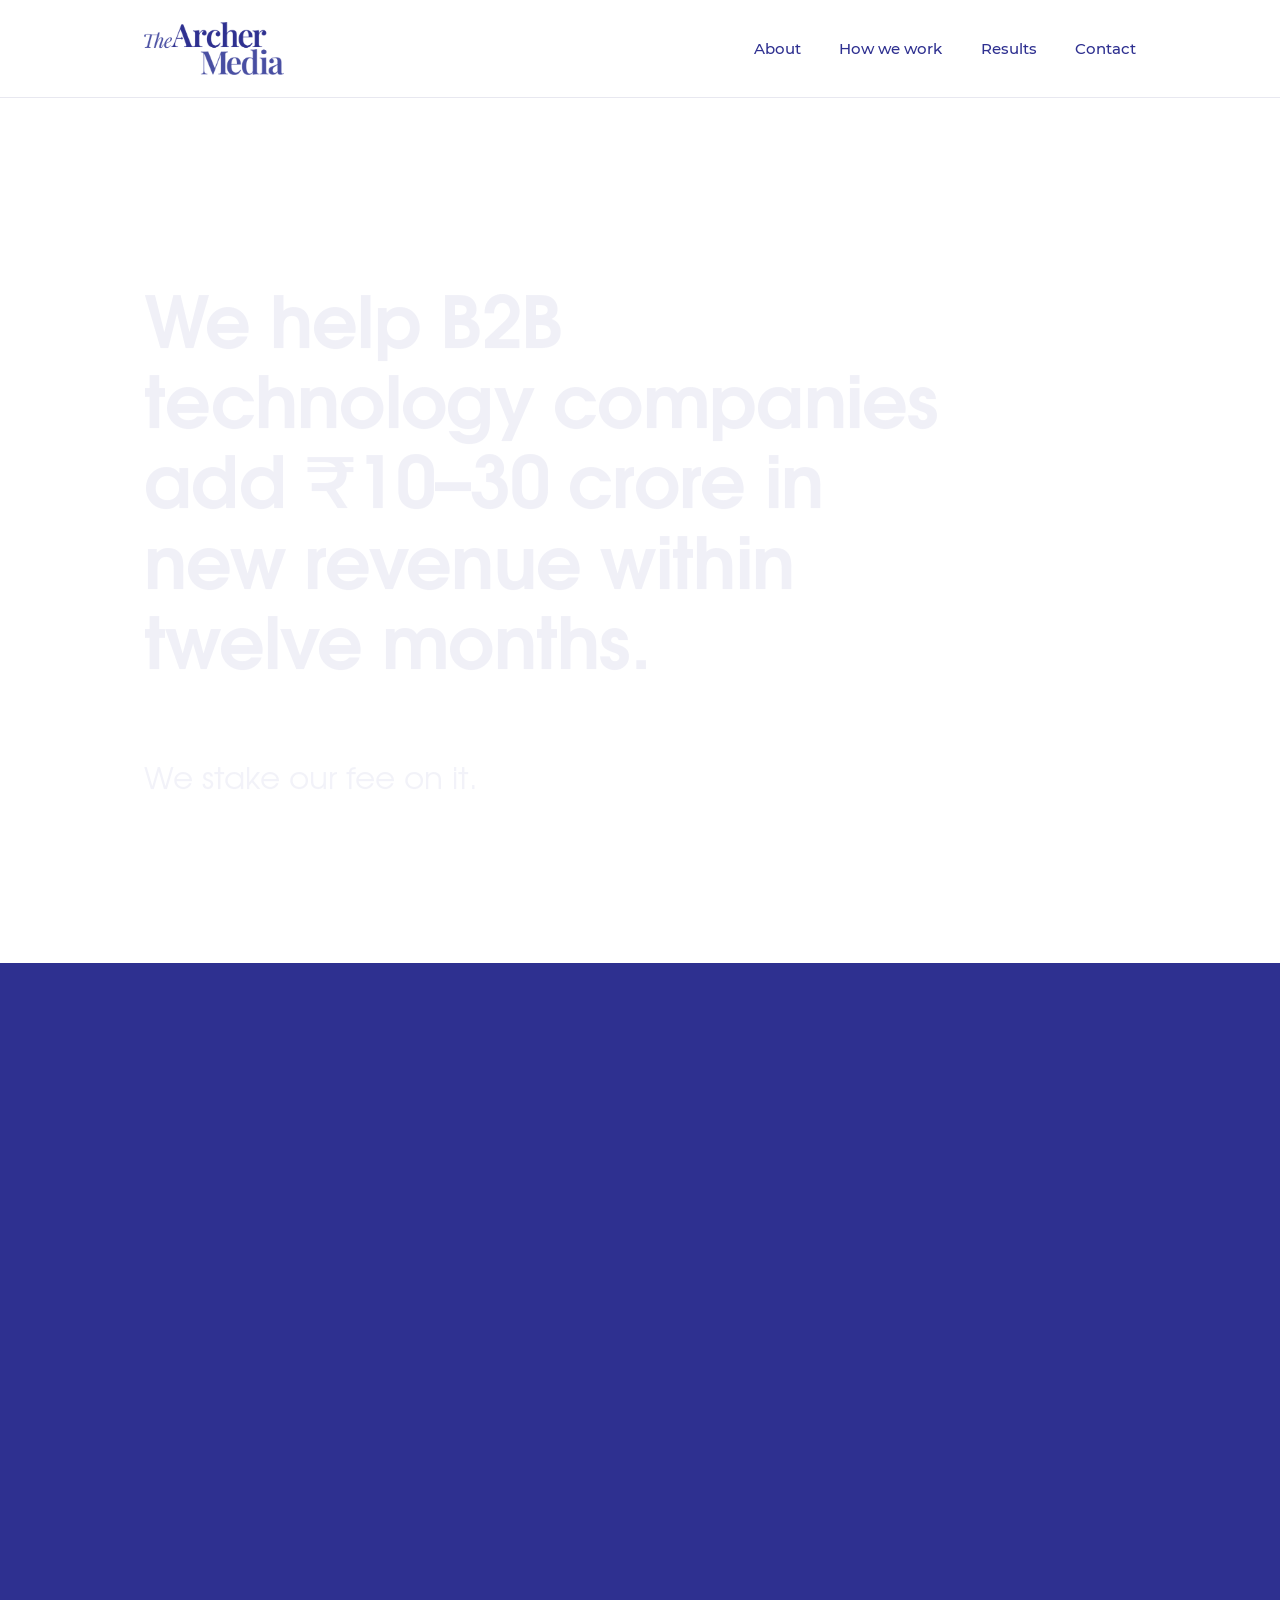
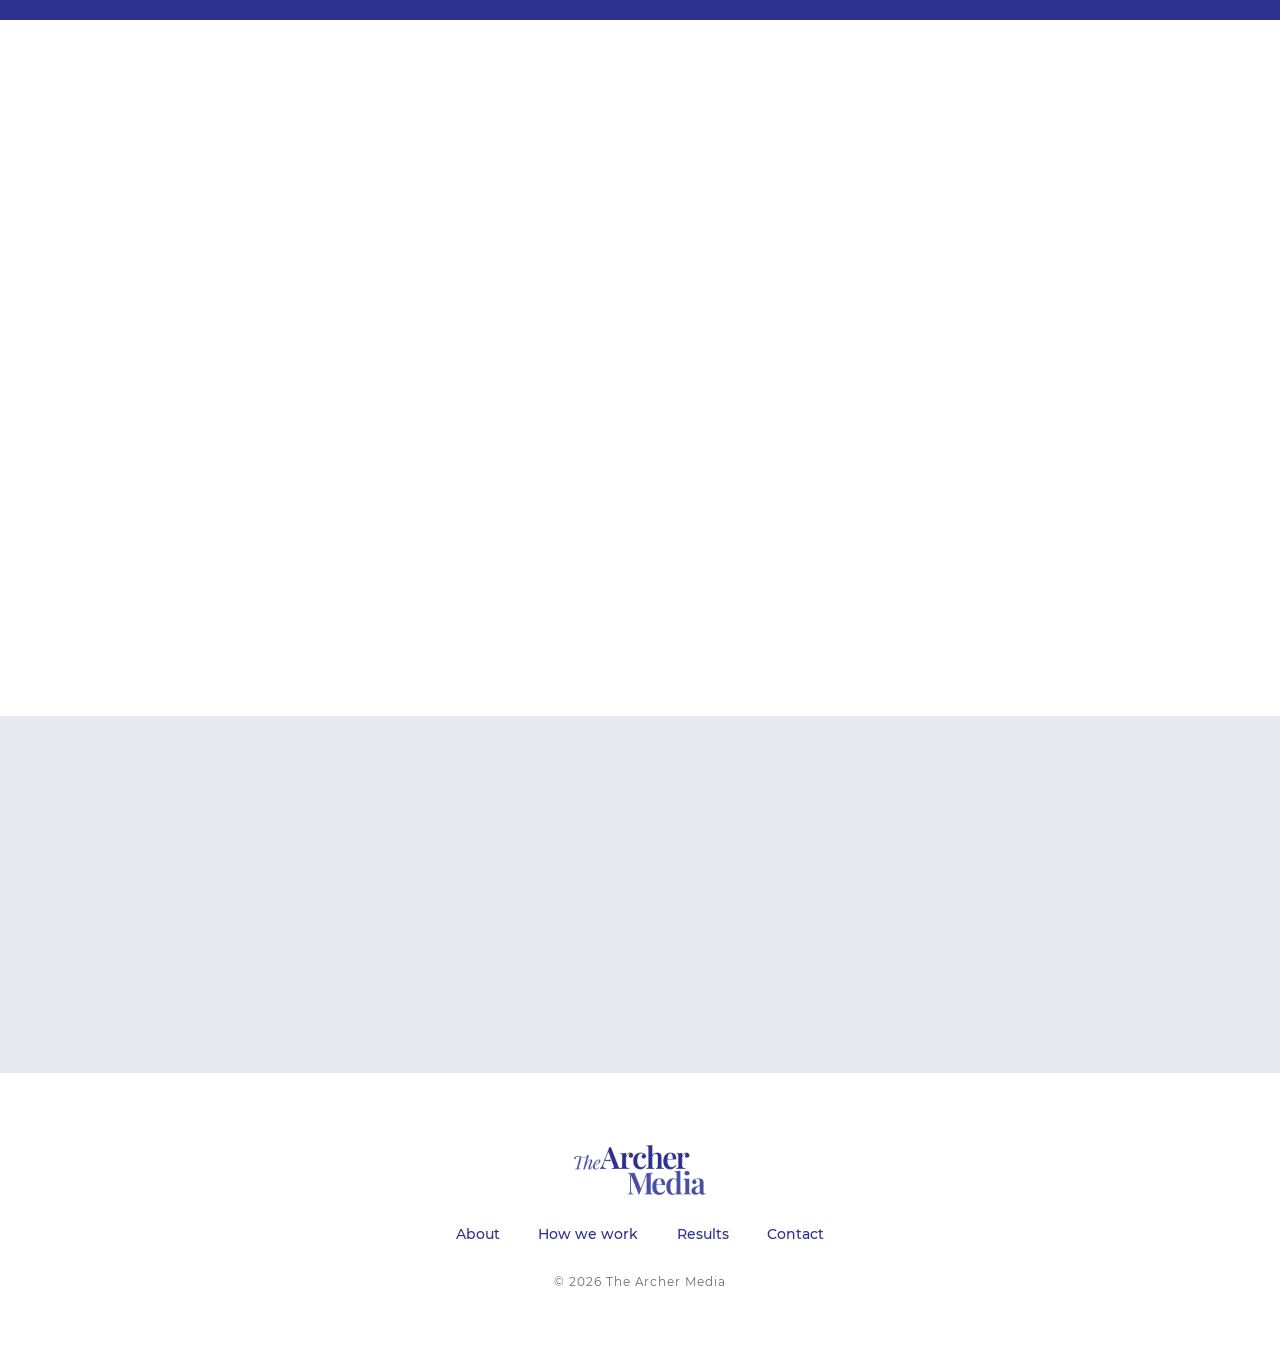
<file: index.html>
<!doctype html>
<html lang="en-IN">
<head>
  <meta charset="utf-8">
  <title>The Archer Media</title>
  <meta http-equiv="refresh" content="0; url=site/">
  <link rel="canonical" href="site/">
</head>
<body>
  <p><a href="site/">The Archer Media</a></p>
</body>
</html>
</file>
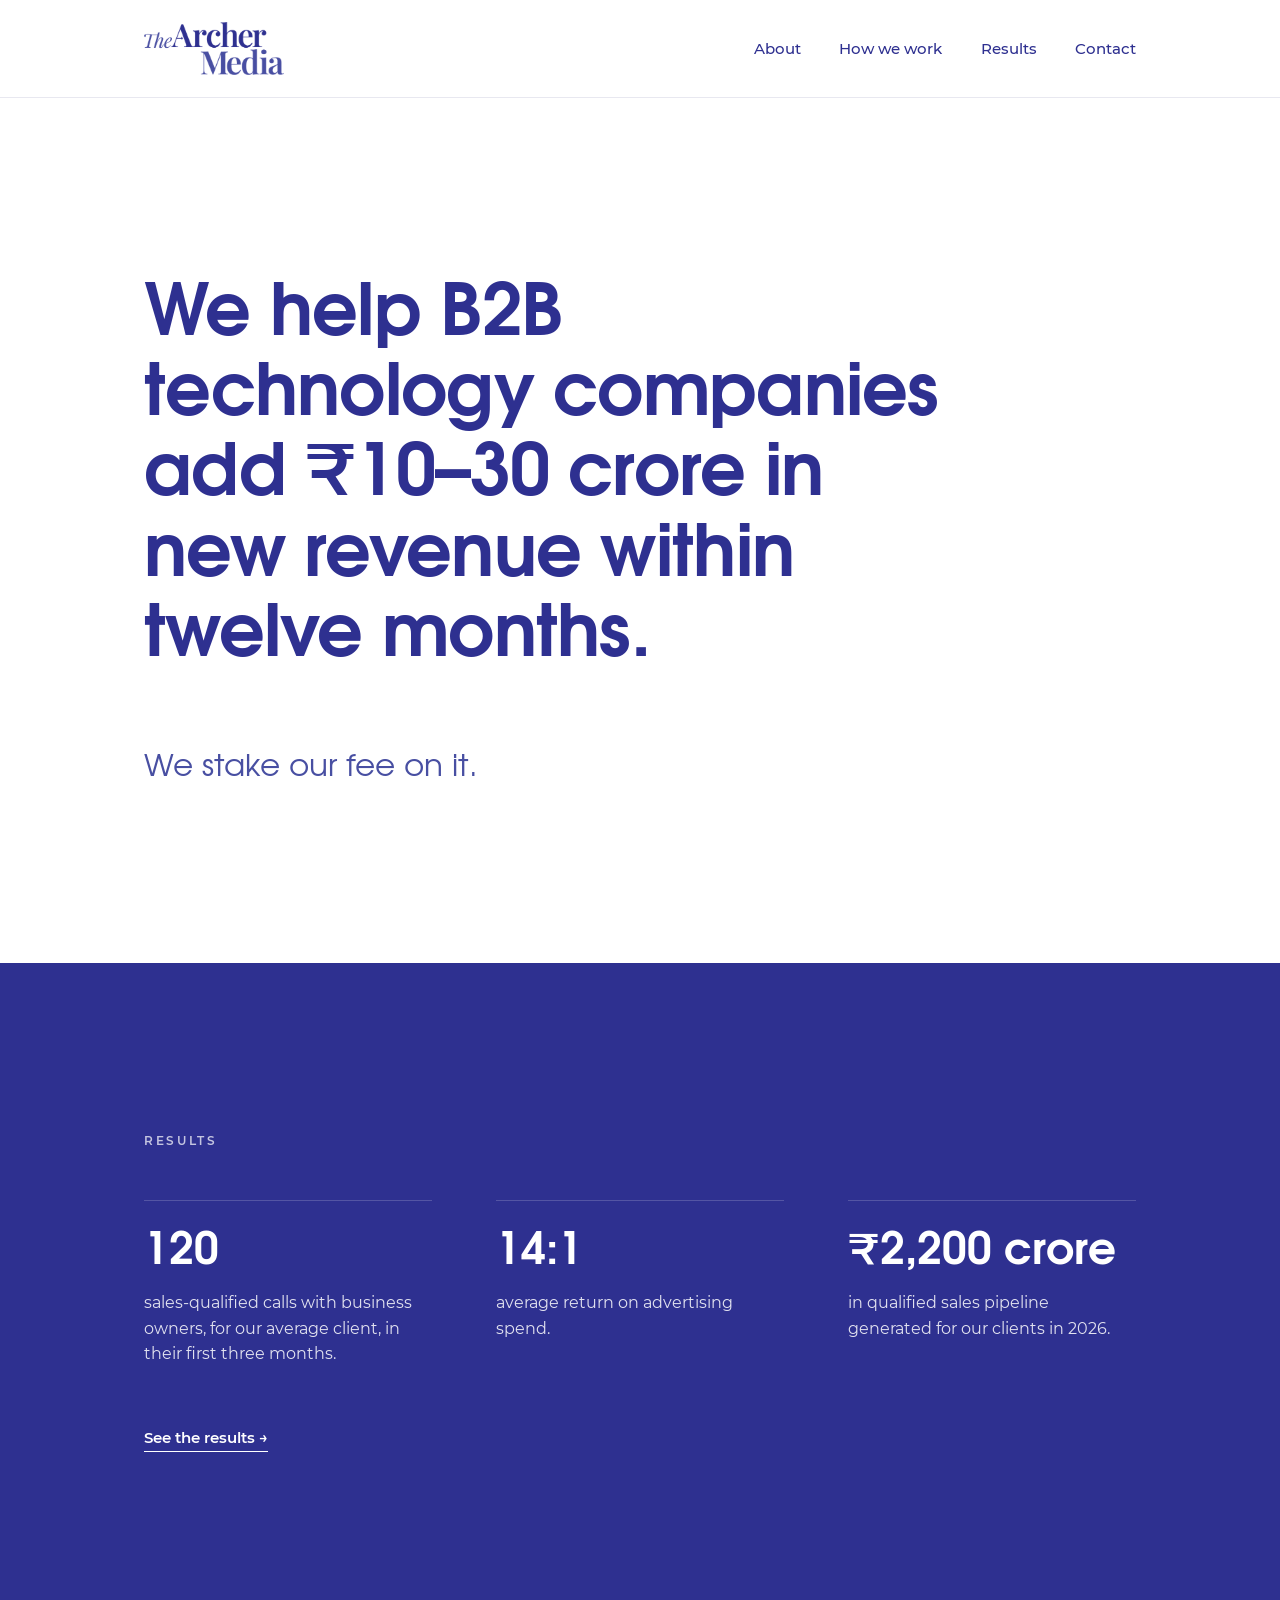
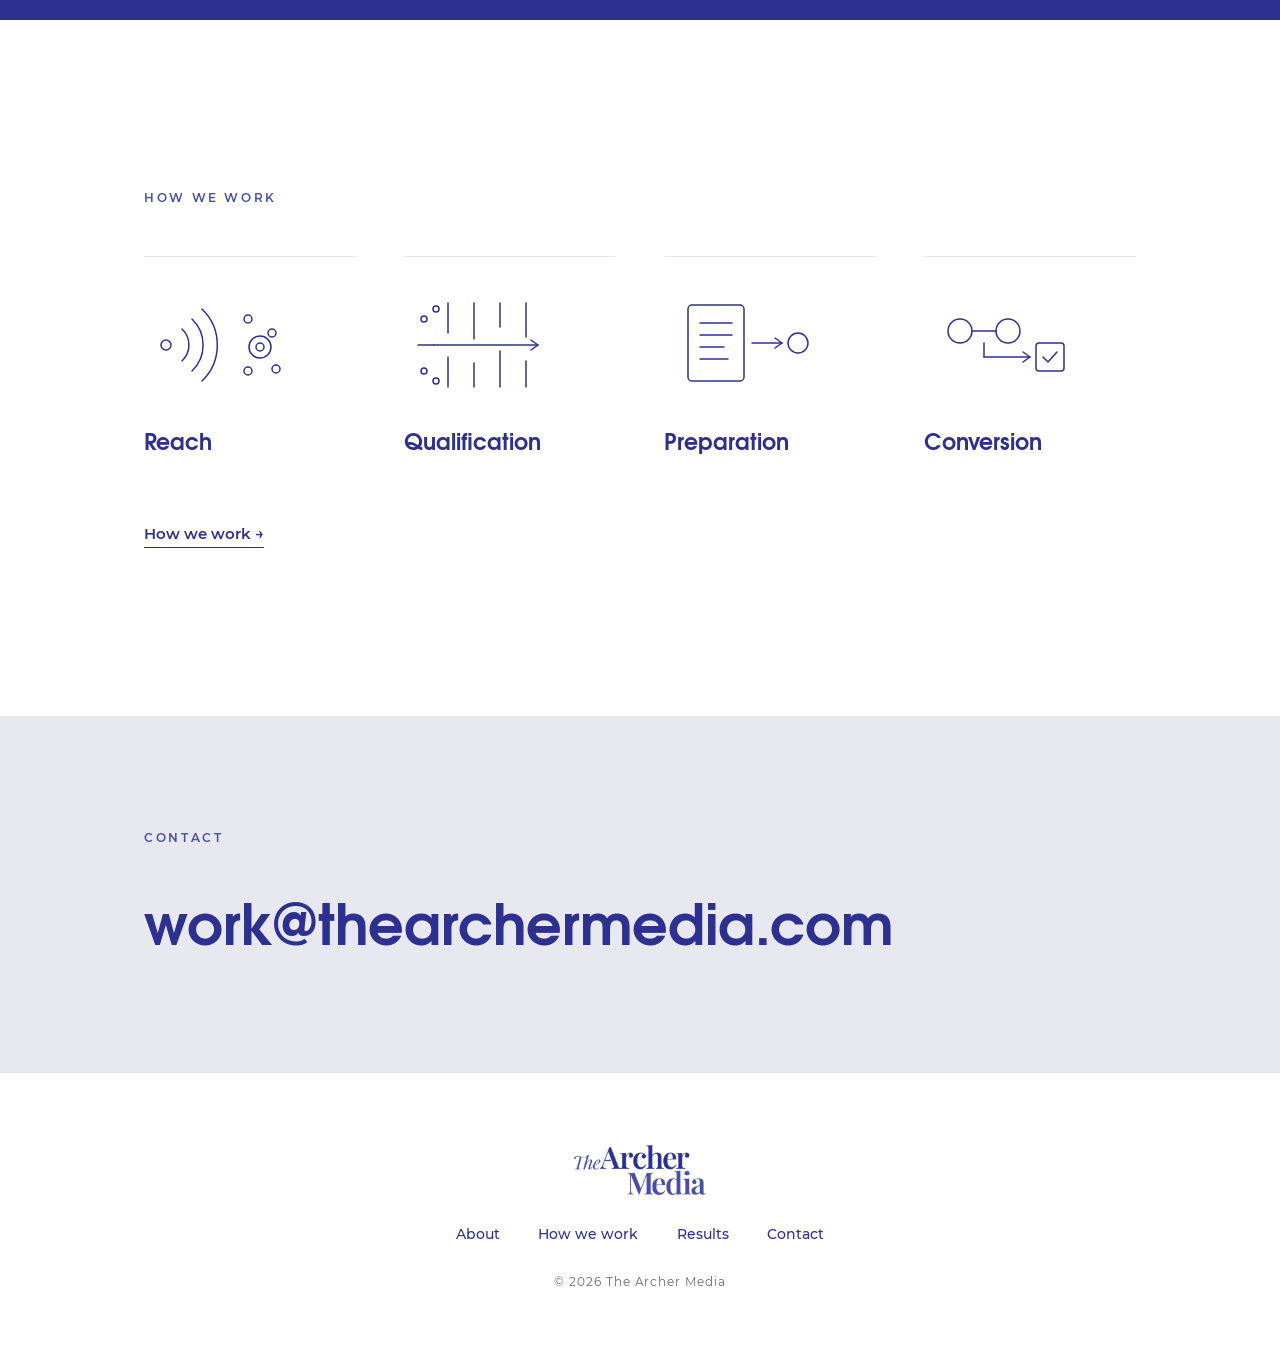
<file: site/index.html>
<!doctype html>
<html lang="en-IN">
<head>
  <meta charset="utf-8">
  <meta name="viewport" content="width=device-width, initial-scale=1">
  <title>The Archer Media</title>
  <meta name="description" content="We help B2B technology companies add ₹10–30 crore in new revenue within twelve months.">
  <link rel="preload" href="fonts/Evolventa-Bold.woff" as="font" type="font/woff" crossorigin>
  <link rel="preload" href="fonts/Montserrat-Regular.woff2" as="font" type="font/woff2" crossorigin>
  <link rel="stylesheet" href="styles.css?v=2">
  <script>document.documentElement.classList.add('js');</script>
</head>
<body>

  <header class="site-header">
    <div class="container site-header__inner">
      <a class="site-header__logo" href="./"><img src="assets/logo.png" alt="The Archer Media" width="400" height="151"></a>
      <nav aria-label="Main">
        <ul class="nav">
        <li><a href="about/">About</a></li>
        <li><a href="how-we-work/">How we work</a></li>
        <li><a href="results/">Results</a></li>
        <li><a href="contact/">Contact</a></li>
        </ul>
      </nav>
    </div>
  </header>

  <main>
    <section class="section section--house section--home" aria-labelledby="house-title">
      <div class="container reveal">
                <h1 id="house-title" class="statement">We help B2B technology companies add <span class="nowrap">₹10–30&nbsp;crore</span> in new revenue within twelve&nbsp;months.</h1>
        <p class="commitment">We stake our fee on it.</p>
      </div>
    </section>

    <section class="section section--indigo" aria-labelledby="home-record">
      <div class="container reveal">
        <h2 class="eyebrow eyebrow--light" id="home-record">Results</h2>
        <div class="summary">
          <div class="summary__item">
            <p class="summary__number">120</p>
            <p class="summary__label">sales-qualified calls with business owners, for our average client, in their first three months.</p>
          </div>
          <div class="summary__item">
            <p class="summary__number">14:1</p>
            <p class="summary__label">average return on advertising spend.</p>
          </div>
          <div class="summary__item">
            <p class="summary__number">₹2,200 crore</p>
            <p class="summary__label">in qualified sales pipeline generated for our clients in 2026.</p>
          </div>
        </div>
        <p class="more more--light"><a href="results/">See the results</a></p>
      </div>
    </section>

    <section class="section" aria-labelledby="home-work">
      <div class="container reveal">
        <h2 class="eyebrow" id="home-work">How we work</h2>
        <ol class="teaser">
          <li class="teaser__item">
            <svg class="drawing" viewBox="0 0 160 120" aria-hidden="true">
              <!-- Reach: a source sending out arcs toward a field of companies, one of which is singled out -->
              <circle cx="22" cy="60" r="5"/>
              <path d="M38 44a22 22 0 0 1 0 32"/>
              <path d="M48 34a36 36 0 0 1 0 52"/>
              <path d="M58 24a50 50 0 0 1 0 72"/>
              <circle cx="104" cy="34" r="4"/>
              <circle cx="128" cy="48" r="4"/>
              <circle cx="104" cy="86" r="4"/>
              <circle cx="132" cy="84" r="4"/>
              <circle cx="116" cy="62" r="4"/>
              <circle cx="116" cy="62" r="11"/>
            </svg>
            <p class="teaser__name">Reach</p>
          </li>
          <li class="teaser__item">
            <svg class="drawing" viewBox="0 0 160 120" aria-hidden="true">
              <!-- Qualification: four gates; only one path passes through all four -->
              <path d="M44 18v30M44 72v30"/>
              <path d="M70 18v36M70 78v24"/>
              <path d="M96 18v24M96 66v36"/>
              <path d="M122 18v34M122 76v26"/>
              <path d="M14 60h16"/>
              <path d="M30 60h104" class="drawing__path"/>
              <path d="M134 60l-7-5M134 60l-7 5"/>
              <circle cx="20" cy="34" r="3"/>
              <circle cx="20" cy="86" r="3"/>
              <circle cx="32" cy="24" r="3"/>
              <circle cx="32" cy="96" r="3"/>
            </svg>
            <p class="teaser__name">Qualification</p>
          </li>
          <li class="teaser__item">
            <svg class="drawing" viewBox="0 0 160 120" aria-hidden="true">
              <!-- Preparation: a page of understanding passed to the prospect -->
              <rect x="24" y="20" width="56" height="76" rx="4"/>
              <path d="M36 38h32M36 50h32M36 62h24M36 74h28"/>
              <path d="M88 58h30"/>
              <path d="M118 58l-7-5M118 58l-7 5"/>
              <circle cx="134" cy="58" r="10"/>
            </svg>
            <p class="teaser__name">Preparation</p>
          </li>
          <li class="teaser__item">
            <svg class="drawing" viewBox="0 0 160 120" aria-hidden="true">
              <!-- Conversion: a call between two parties becomes a deal -->
              <circle cx="36" cy="46" r="12"/>
              <circle cx="84" cy="46" r="12"/>
              <path d="M48 46h24"/>
              <path d="M60 58v14"/>
              <path d="M60 72h46"/>
              <path d="M106 72l-7-5M106 72l-7 5"/>
              <rect x="112" y="58" width="28" height="28" rx="3"/>
              <path d="M119 72l5 5 9-10"/>
            </svg>
            <p class="teaser__name">Conversion</p>
          </li>
        </ol>
        <p class="more"><a href="how-we-work/">How we work</a></p>
      </div>
    </section>

    <section class="section section--tint section--contact-band" aria-labelledby="home-contact">
      <div class="container reveal">
        <h2 class="eyebrow" id="home-contact">Contact</h2>
        <p class="email"><a href="mailto:work@thearchermedia.com">work@thearchermedia.com</a></p>
      </div>
    </section>

  </main>

  <footer class="footer">
    <img src="assets/logo.png" alt="The Archer Media" width="400" height="151" class="footer__logo">
    <ul class="nav nav--footer">
        <li><a href="about/">About</a></li>
        <li><a href="how-we-work/">How we work</a></li>
        <li><a href="results/">Results</a></li>
        <li><a href="contact/">Contact</a></li>
    </ul>
    <p class="footer__note">© 2026 The Archer Media</p>
  </footer>

  <script src="script.js?v=2"></script>
</body>
</html>
</file>
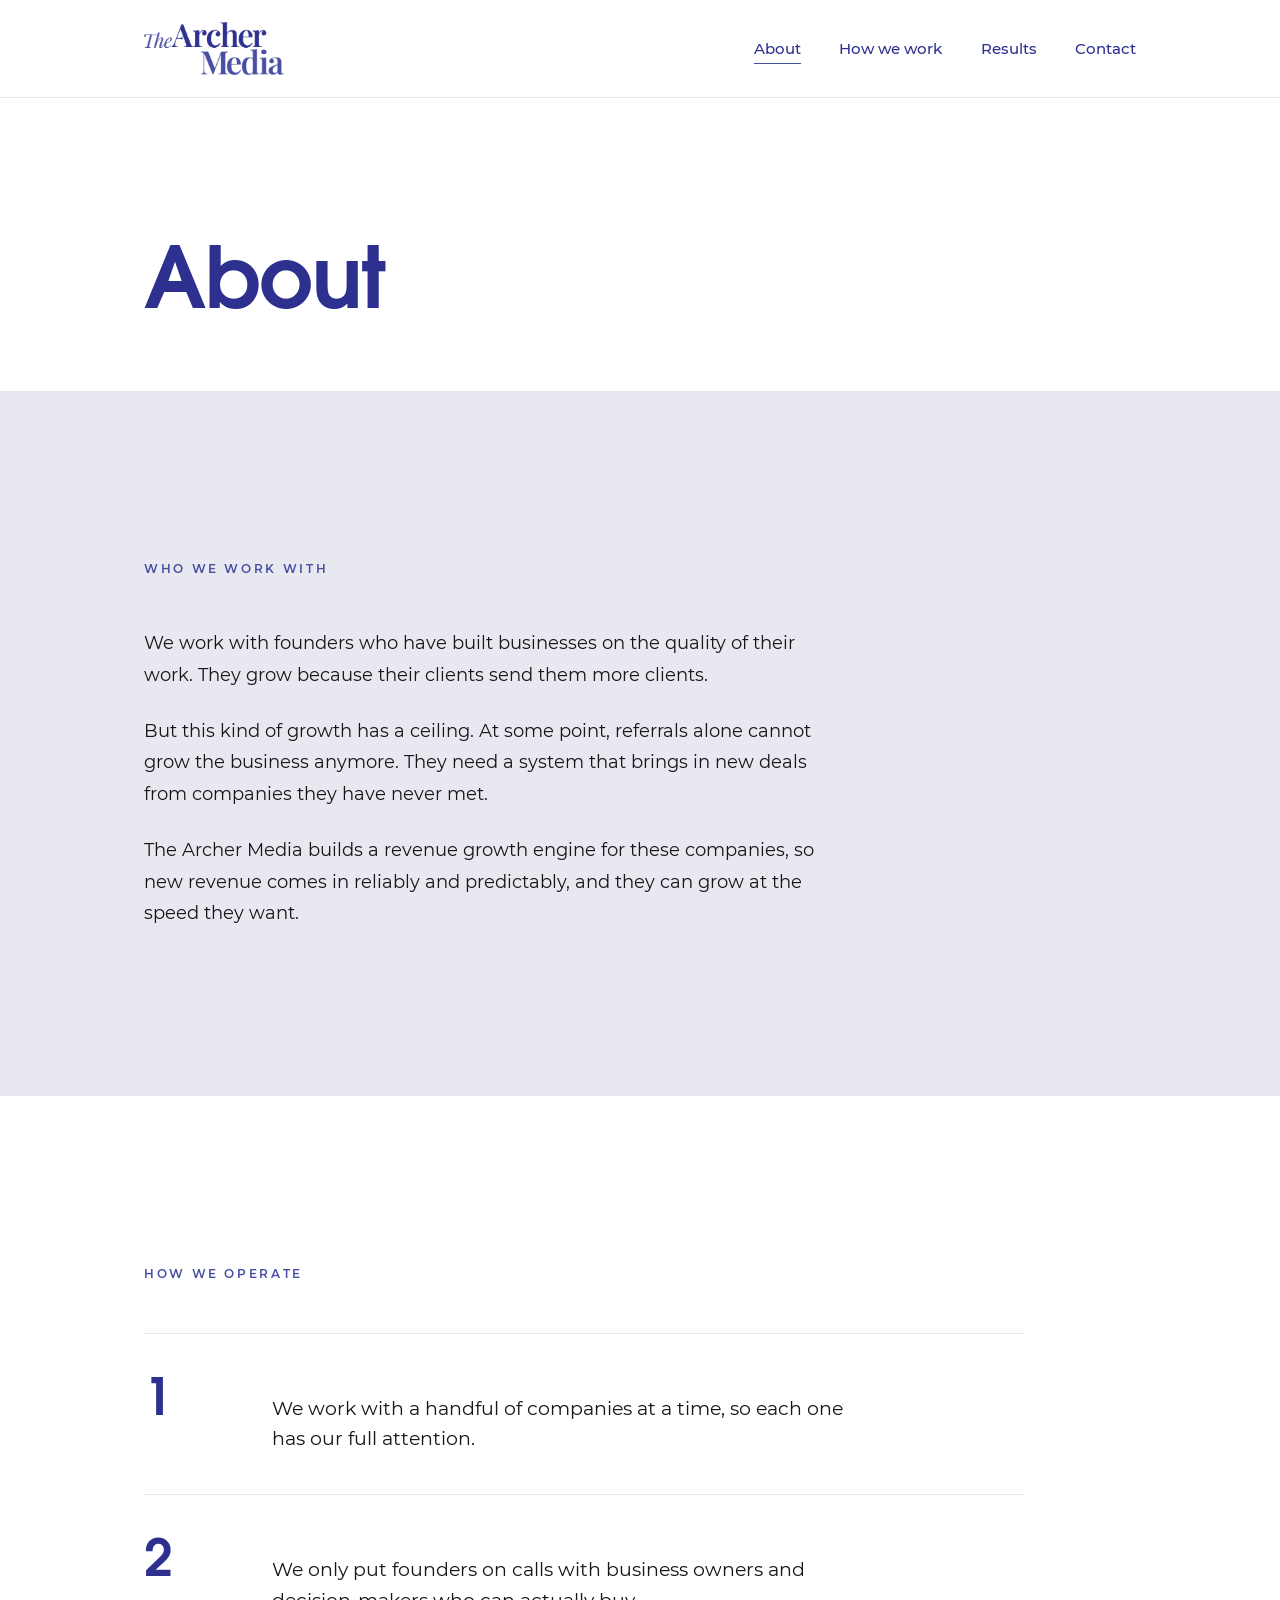
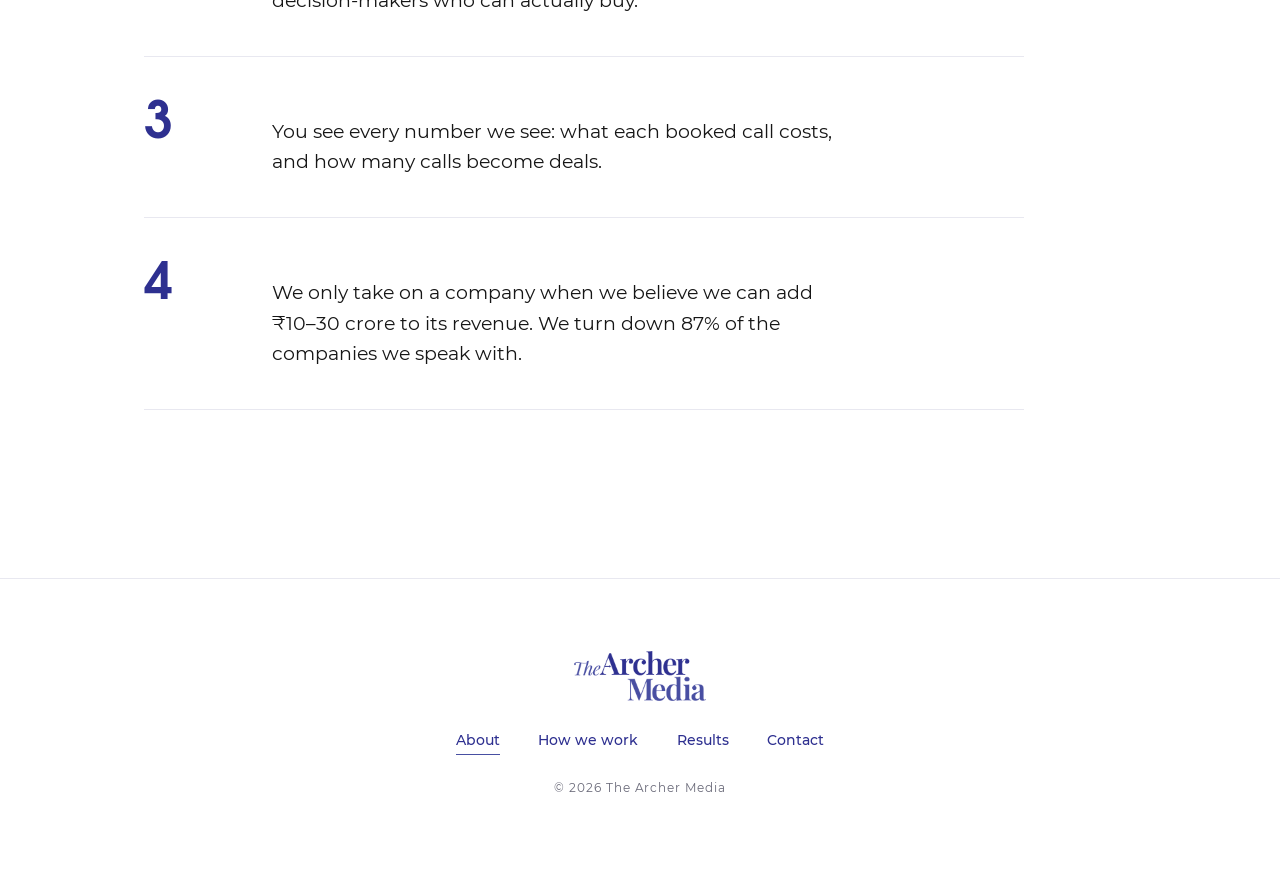
<file: site/about/index.html>
<!doctype html>
<html lang="en-IN">
<head>
  <meta charset="utf-8">
  <meta name="viewport" content="width=device-width, initial-scale=1">
  <title>About · The Archer Media</title>
  <meta name="description" content="We help B2B technology companies add ₹10–30 crore in new revenue within twelve months.">
  <link rel="preload" href="../fonts/Evolventa-Bold.woff" as="font" type="font/woff" crossorigin>
  <link rel="preload" href="../fonts/Montserrat-Regular.woff2" as="font" type="font/woff2" crossorigin>
  <link rel="stylesheet" href="../styles.css?v=2">
  <script>document.documentElement.classList.add('js');</script>
</head>
<body>

  <header class="site-header">
    <div class="container site-header__inner">
      <a class="site-header__logo" href="../"><img src="../assets/logo.png" alt="The Archer Media" width="400" height="151"></a>
      <nav aria-label="Main">
        <ul class="nav">
        <li><a href="../about/" aria-current="page">About</a></li>
        <li><a href="../how-we-work/">How we work</a></li>
        <li><a href="../results/">Results</a></li>
        <li><a href="../contact/">Contact</a></li>
        </ul>
      </nav>
    </div>
  </header>

  <main>
    <section class="page-hero">
      <div class="container reveal">
        <h1 class="page-hero__title">About</h1>
      </div>
    </section>

    <section class="section section--tint" aria-labelledby="roots-title">
      <div class="container reveal">
        <p class="eyebrow" id="roots-title">Who we work with</p>
        <div class="prose">
          <p>We work with founders who have built businesses on the quality of their work. They grow because their clients send them more clients.</p>
          <p>But this kind of growth has a ceiling. At some point, referrals alone cannot grow the business anymore. They need a system that brings in new deals from companies they have never met.</p>
          <p>The Archer Media builds a revenue growth engine for these companies, so new revenue comes in reliably and predictably, and they can grow at the speed they want.</p>
        </div>
      </div>
    </section>

    <section class="section" aria-labelledby="code-title">
      <div class="container reveal">
        <p class="eyebrow" id="code-title">How we operate</p>
        <ol class="code">
          <li><span class="code__num" aria-hidden="true">1</span><p>We work with a handful of companies at a time, so each one has our full attention.</p></li>
          <li><span class="code__num" aria-hidden="true">2</span><p>We only put founders on calls with business owners and decision-makers who can actually buy.</p></li>
          <li><span class="code__num" aria-hidden="true">3</span><p>You see every number we see: what each booked call costs, and how many calls become deals.</p></li>
          <li><span class="code__num" aria-hidden="true">4</span><p>We only take on a company when we believe we can add <span class="nowrap">₹10–30&nbsp;crore</span> to its revenue. We turn down 87% of the companies we speak with.</p></li>
        </ol>
      </div>
    </section>

  </main>

  <footer class="footer">
    <img src="../assets/logo.png" alt="The Archer Media" width="400" height="151" class="footer__logo">
    <ul class="nav nav--footer">
        <li><a href="../about/" aria-current="page">About</a></li>
        <li><a href="../how-we-work/">How we work</a></li>
        <li><a href="../results/">Results</a></li>
        <li><a href="../contact/">Contact</a></li>
    </ul>
    <p class="footer__note">© 2026 The Archer Media</p>
  </footer>

  <script src="../script.js?v=2"></script>
</body>
</html>
</file>
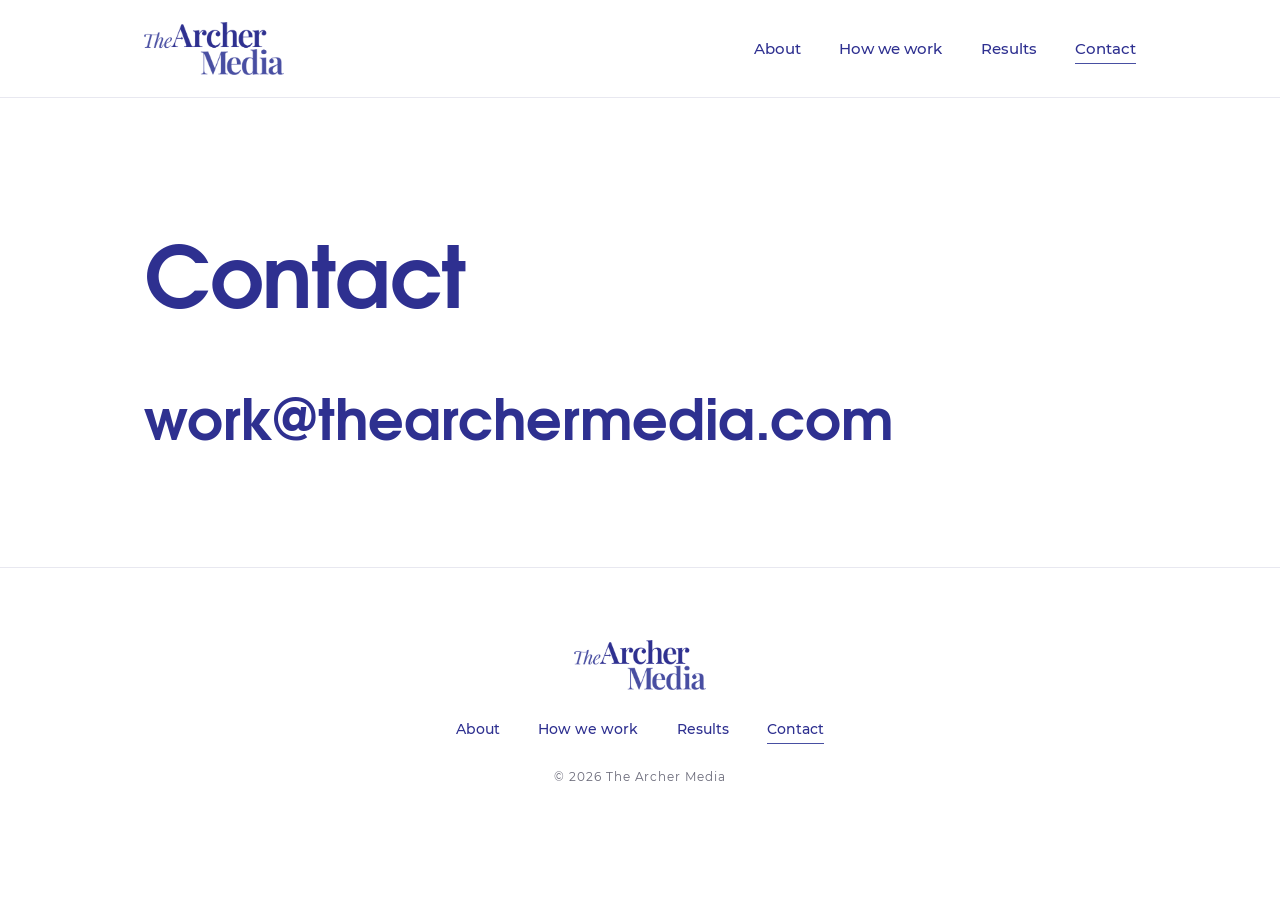
<file: site/contact/index.html>
<!doctype html>
<html lang="en-IN">
<head>
  <meta charset="utf-8">
  <meta name="viewport" content="width=device-width, initial-scale=1">
  <title>Contact · The Archer Media</title>
  <meta name="description" content="We help B2B technology companies add ₹10–30 crore in new revenue within twelve months.">
  <link rel="preload" href="../fonts/Evolventa-Bold.woff" as="font" type="font/woff" crossorigin>
  <link rel="preload" href="../fonts/Montserrat-Regular.woff2" as="font" type="font/woff2" crossorigin>
  <link rel="stylesheet" href="../styles.css?v=2">
  <script>document.documentElement.classList.add('js');</script>
</head>
<body>

  <header class="site-header">
    <div class="container site-header__inner">
      <a class="site-header__logo" href="../"><img src="../assets/logo.png" alt="The Archer Media" width="400" height="151"></a>
      <nav aria-label="Main">
        <ul class="nav">
        <li><a href="../about/">About</a></li>
        <li><a href="../how-we-work/">How we work</a></li>
        <li><a href="../results/">Results</a></li>
        <li><a href="../contact/" aria-current="page">Contact</a></li>
        </ul>
      </nav>
    </div>
  </header>

  <main>
    <section class="page-hero">
      <div class="container reveal">
        <h1 class="page-hero__title">Contact</h1>
      </div>
    </section>

    <section class="section section--flush section--contact">
      <div class="container reveal">
        <p class="email"><a href="mailto:work@thearchermedia.com">work@thearchermedia.com</a></p>
      </div>
    </section>

  </main>

  <footer class="footer">
    <img src="../assets/logo.png" alt="The Archer Media" width="400" height="151" class="footer__logo">
    <ul class="nav nav--footer">
        <li><a href="../about/">About</a></li>
        <li><a href="../how-we-work/">How we work</a></li>
        <li><a href="../results/">Results</a></li>
        <li><a href="../contact/" aria-current="page">Contact</a></li>
    </ul>
    <p class="footer__note">© 2026 The Archer Media</p>
  </footer>

  <script src="../script.js?v=2"></script>
</body>
</html>
</file>
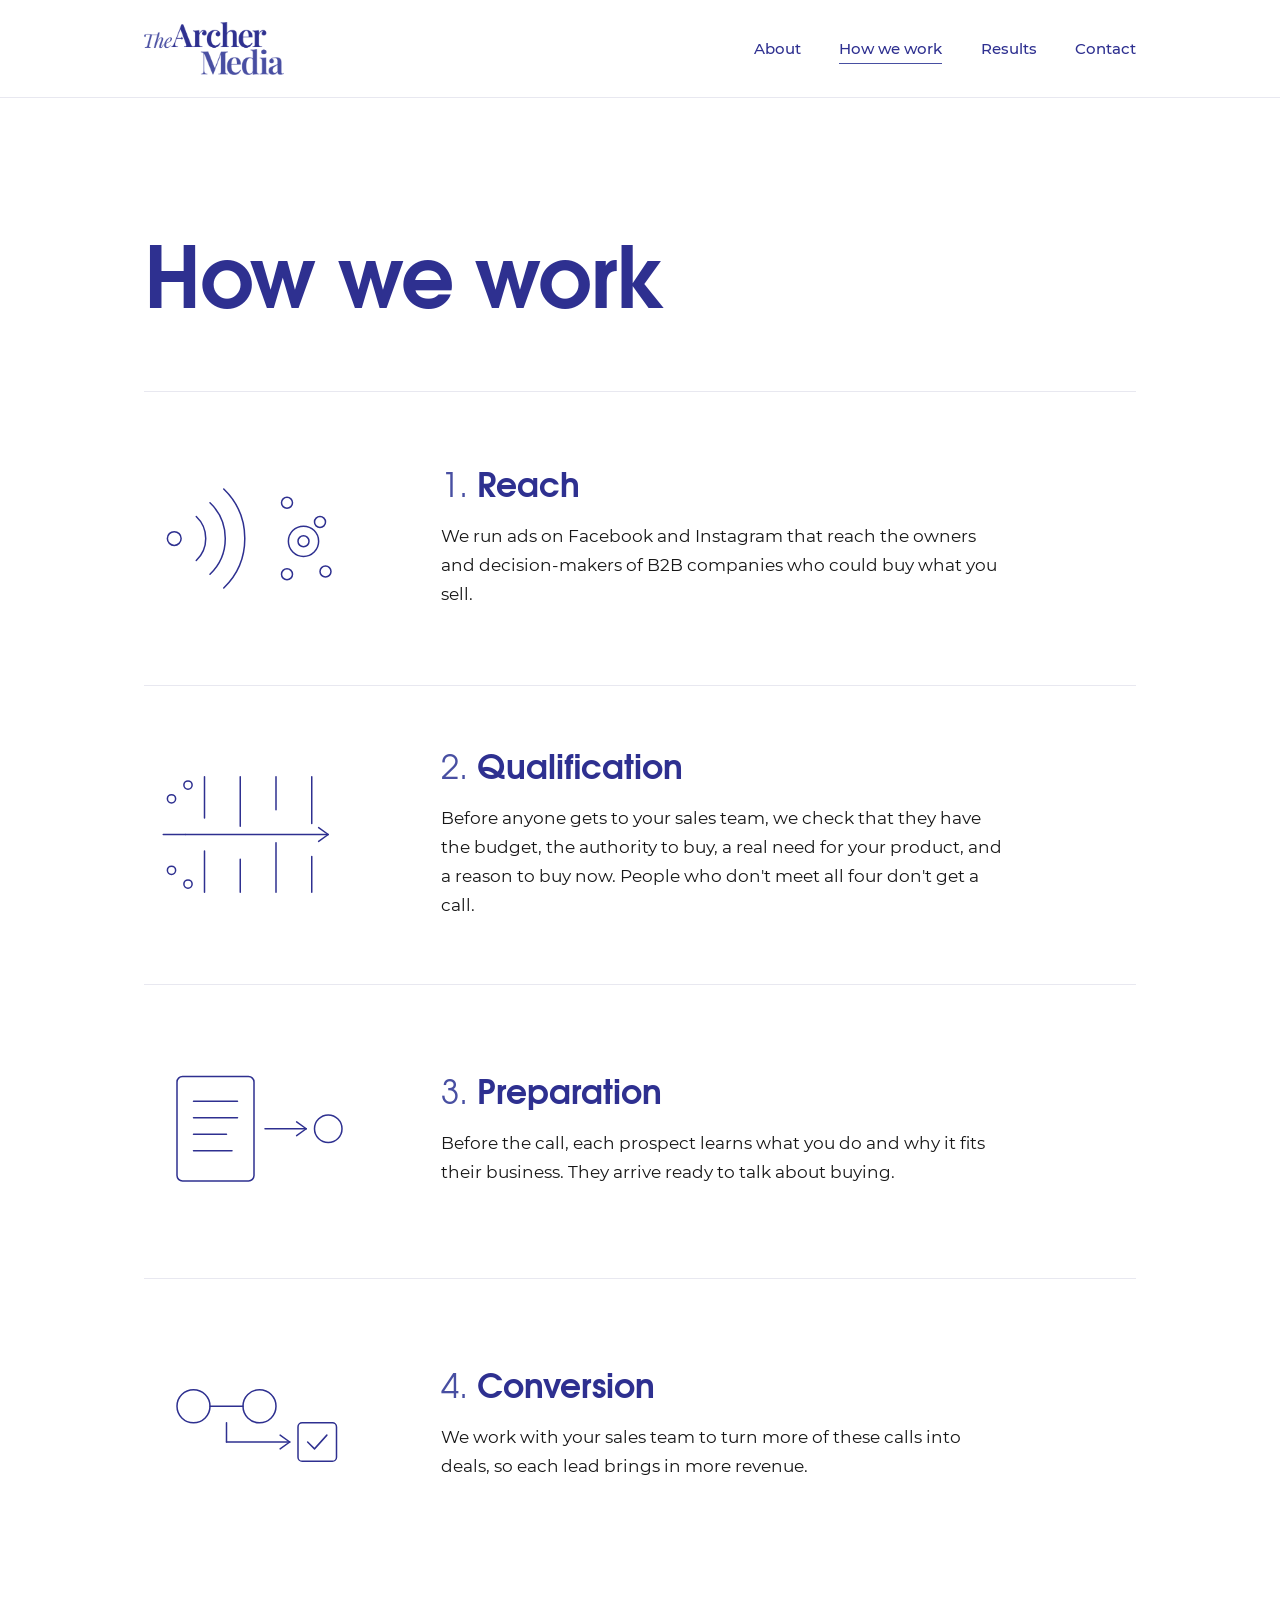
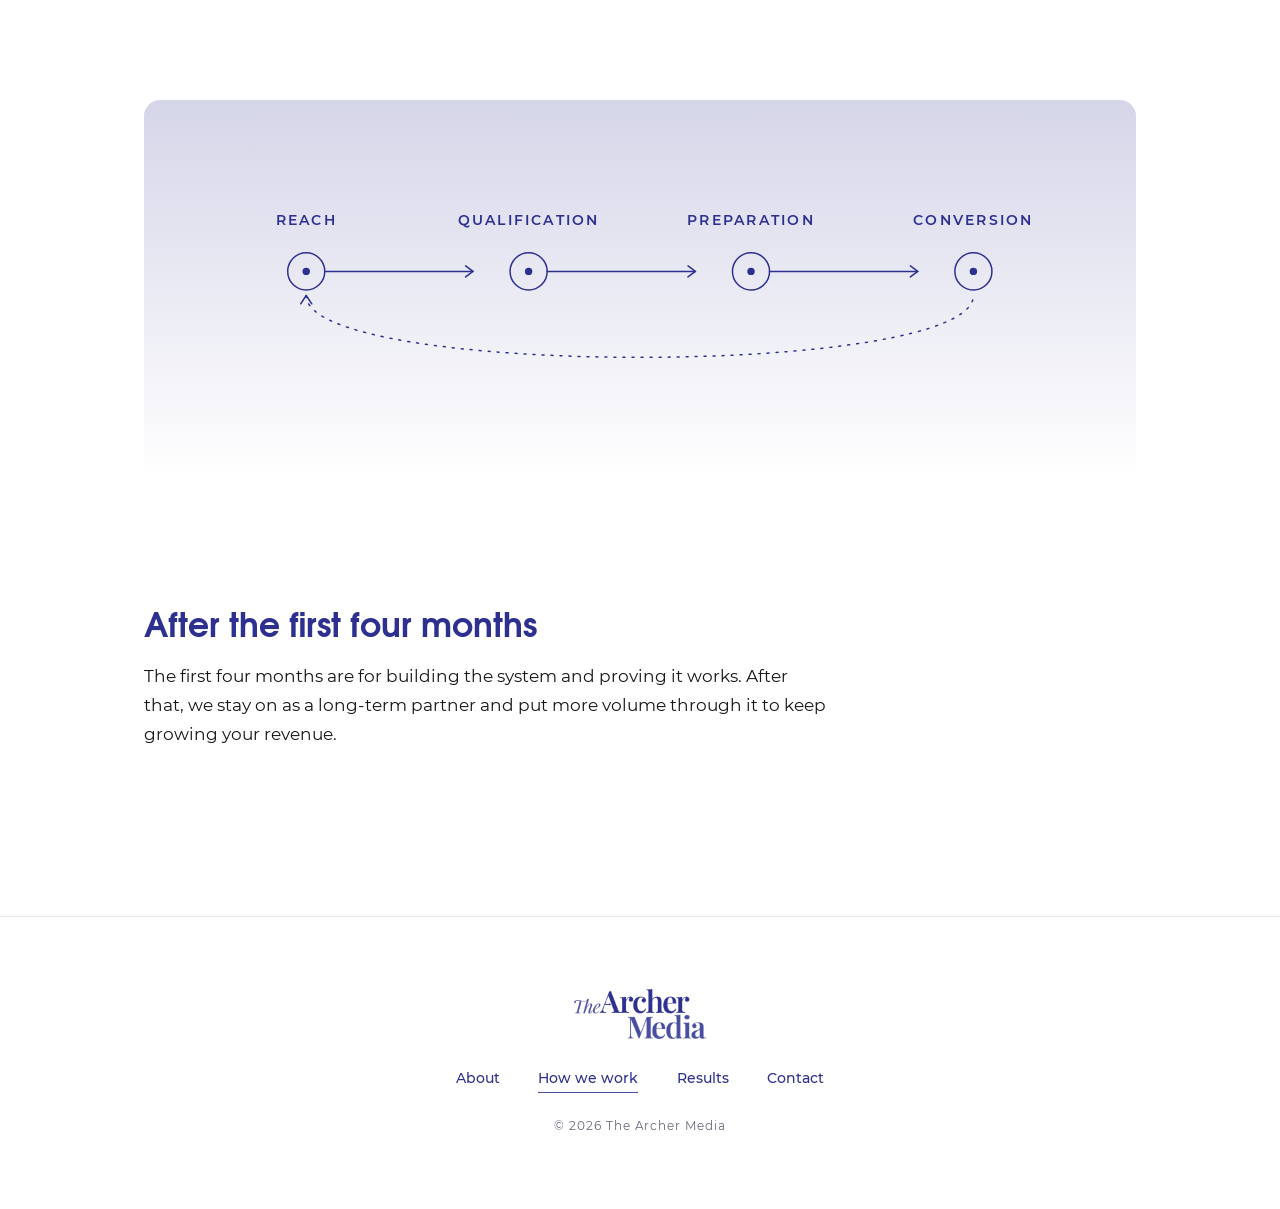
<file: site/how-we-work/index.html>
<!doctype html>
<html lang="en-IN">
<head>
  <meta charset="utf-8">
  <meta name="viewport" content="width=device-width, initial-scale=1">
  <title>How we work · The Archer Media</title>
  <meta name="description" content="We help B2B technology companies add ₹10–30 crore in new revenue within twelve months.">
  <link rel="preload" href="../fonts/Evolventa-Bold.woff" as="font" type="font/woff" crossorigin>
  <link rel="preload" href="../fonts/Montserrat-Regular.woff2" as="font" type="font/woff2" crossorigin>
  <link rel="stylesheet" href="../styles.css?v=2">
  <script>document.documentElement.classList.add('js');</script>
</head>
<body>

  <header class="site-header">
    <div class="container site-header__inner">
      <a class="site-header__logo" href="../"><img src="../assets/logo.png" alt="The Archer Media" width="400" height="151"></a>
      <nav aria-label="Main">
        <ul class="nav">
        <li><a href="../about/">About</a></li>
        <li><a href="../how-we-work/" aria-current="page">How we work</a></li>
        <li><a href="../results/">Results</a></li>
        <li><a href="../contact/">Contact</a></li>
        </ul>
      </nav>
    </div>
  </header>

  <main>
    <section class="page-hero">
      <div class="container reveal">
        <h1 class="page-hero__title">How we work</h1>
      </div>
    </section>

    <section class="section section--work section--flush">
      <div class="container">
                <ol class="stages">
          <li class="stage reveal">
            <svg class="drawing" viewBox="0 0 160 120" aria-hidden="true">
              <!-- Reach: a source sending out arcs toward a field of companies, one of which is singled out -->
              <circle cx="22" cy="60" r="5"/>
              <path d="M38 44a22 22 0 0 1 0 32"/>
              <path d="M48 34a36 36 0 0 1 0 52"/>
              <path d="M58 24a50 50 0 0 1 0 72"/>
              <circle cx="104" cy="34" r="4"/>
              <circle cx="128" cy="48" r="4"/>
              <circle cx="104" cy="86" r="4"/>
              <circle cx="132" cy="84" r="4"/>
              <circle cx="116" cy="62" r="4"/>
              <circle cx="116" cy="62" r="11"/>
            </svg>
            <div class="stage__text">
              <h3><span class="stage__num">1.</span> Reach</h3>
              <p>We run ads on Facebook and Instagram that reach the owners and decision-makers of B2B companies who could buy what you sell.</p>
            </div>
          </li>

          <li class="stage reveal">
            <svg class="drawing" viewBox="0 0 160 120" aria-hidden="true">
              <!-- Qualification: four gates; only one path passes through all four -->
              <path d="M44 18v30M44 72v30"/>
              <path d="M70 18v36M70 78v24"/>
              <path d="M96 18v24M96 66v36"/>
              <path d="M122 18v34M122 76v26"/>
              <path d="M14 60h16"/>
              <path d="M30 60h104" class="drawing__path"/>
              <path d="M134 60l-7-5M134 60l-7 5"/>
              <circle cx="20" cy="34" r="3"/>
              <circle cx="20" cy="86" r="3"/>
              <circle cx="32" cy="24" r="3"/>
              <circle cx="32" cy="96" r="3"/>
            </svg>
            <div class="stage__text">
              <h3><span class="stage__num">2.</span> Qualification</h3>
              <p>Before anyone gets to your sales team, we check that they have the budget, the authority to buy, a real need for your product, and a reason to buy now. People who don't meet all four don't get a call.</p>
            </div>
          </li>

          <li class="stage reveal">
            <svg class="drawing" viewBox="0 0 160 120" aria-hidden="true">
              <!-- Preparation: a page of understanding passed to the prospect -->
              <rect x="24" y="20" width="56" height="76" rx="4"/>
              <path d="M36 38h32M36 50h32M36 62h24M36 74h28"/>
              <path d="M88 58h30"/>
              <path d="M118 58l-7-5M118 58l-7 5"/>
              <circle cx="134" cy="58" r="10"/>
            </svg>
            <div class="stage__text">
              <h3><span class="stage__num">3.</span> Preparation</h3>
              <p>Before the call, each prospect learns what you do and why it fits their business. They arrive ready to talk about buying.</p>
            </div>
          </li>

          <li class="stage reveal">
            <svg class="drawing" viewBox="0 0 160 120" aria-hidden="true">
              <!-- Conversion: a call between two parties becomes a deal -->
              <circle cx="36" cy="46" r="12"/>
              <circle cx="84" cy="46" r="12"/>
              <path d="M48 46h24"/>
              <path d="M60 58v14"/>
              <path d="M60 72h46"/>
              <path d="M106 72l-7-5M106 72l-7 5"/>
              <rect x="112" y="58" width="28" height="28" rx="3"/>
              <path d="M119 72l5 5 9-10"/>
            </svg>
            <div class="stage__text">
              <h3><span class="stage__num">4.</span> Conversion</h3>
              <p>We work with your sales team to turn more of these calls into deals, so each lead brings in more revenue.</p>
            </div>
          </li>
        </ol>

        <div class="mechanism reveal">
          <!-- The whole engine: four stations on one line, with the return loop for ongoing volume -->
          <svg class="mechanism__wide drawing" viewBox="0 0 960 220" role="img" aria-label="Reach, Qualification, Preparation and Conversion connected in one line, with a loop from Conversion back to Reach.">
            <path d="M120 116 C 120 205, 840 205, 840 116" class="drawing__loop"/>
            <path d="M120 116l-6 9M120 116l6 9"/>
            <path d="M140 90h160M380 90h160M620 90h160"/>
            <path d="M300 90l-8-6M300 90l-8 6M540 90l-8-6M540 90l-8 6M780 90l-8-6M780 90l-8 6"/>
            <circle cx="120" cy="90" r="20"/>
            <circle cx="360" cy="90" r="20"/>
            <circle cx="600" cy="90" r="20"/>
            <circle cx="840" cy="90" r="20"/>
            <circle cx="120" cy="90" r="4" class="drawing__dot"/>
            <circle cx="360" cy="90" r="4" class="drawing__dot"/>
            <circle cx="600" cy="90" r="4" class="drawing__dot"/>
            <circle cx="840" cy="90" r="4" class="drawing__dot"/>
            <text x="120" y="40">Reach</text>
            <text x="360" y="40">Qualification</text>
            <text x="600" y="40">Preparation</text>
            <text x="840" y="40">Conversion</text>
          </svg>
          <svg class="mechanism__narrow drawing" viewBox="0 0 320 530" role="img" aria-label="Reach, Qualification, Preparation and Conversion connected in one line, with a loop from Conversion back to Reach.">
            <path d="M80 460 C 14 460, 14 70, 80 70" class="drawing__loop"/>
            <path d="M80 70l-9-6M80 70l-9 6"/>
            <path d="M100 90v90M100 180l-6-8M100 180l6-8"/>
            <path d="M100 220v90M100 310l-6-8M100 310l6-8"/>
            <path d="M100 350v90M100 440l-6-8M100 440l6-8"/>
            <circle cx="100" cy="70" r="20"/>
            <circle cx="100" cy="70" r="4" class="drawing__dot"/>
            <circle cx="100" cy="200" r="20"/>
            <circle cx="100" cy="200" r="4" class="drawing__dot"/>
            <circle cx="100" cy="330" r="20"/>
            <circle cx="100" cy="330" r="4" class="drawing__dot"/>
            <circle cx="100" cy="460" r="20"/>
            <circle cx="100" cy="460" r="4" class="drawing__dot"/>
            <text x="140" y="76" class="left">Reach</text>
            <text x="140" y="206" class="left">Qualification</text>
            <text x="140" y="336" class="left">Preparation</text>
            <text x="140" y="466" class="left">Conversion</text>
          </svg>
        </div>

        <div class="after reveal">
          <h3>After the first four months</h3>
          <p>The first four months are for building the system and proving it works. After that, we stay on as a long-term partner and put more volume through it to keep growing your revenue.</p>
        </div>
      </div>
    </section>

  </main>

  <footer class="footer">
    <img src="../assets/logo.png" alt="The Archer Media" width="400" height="151" class="footer__logo">
    <ul class="nav nav--footer">
        <li><a href="../about/">About</a></li>
        <li><a href="../how-we-work/" aria-current="page">How we work</a></li>
        <li><a href="../results/">Results</a></li>
        <li><a href="../contact/">Contact</a></li>
    </ul>
    <p class="footer__note">© 2026 The Archer Media</p>
  </footer>

  <script src="../script.js?v=2"></script>
</body>
</html>
</file>
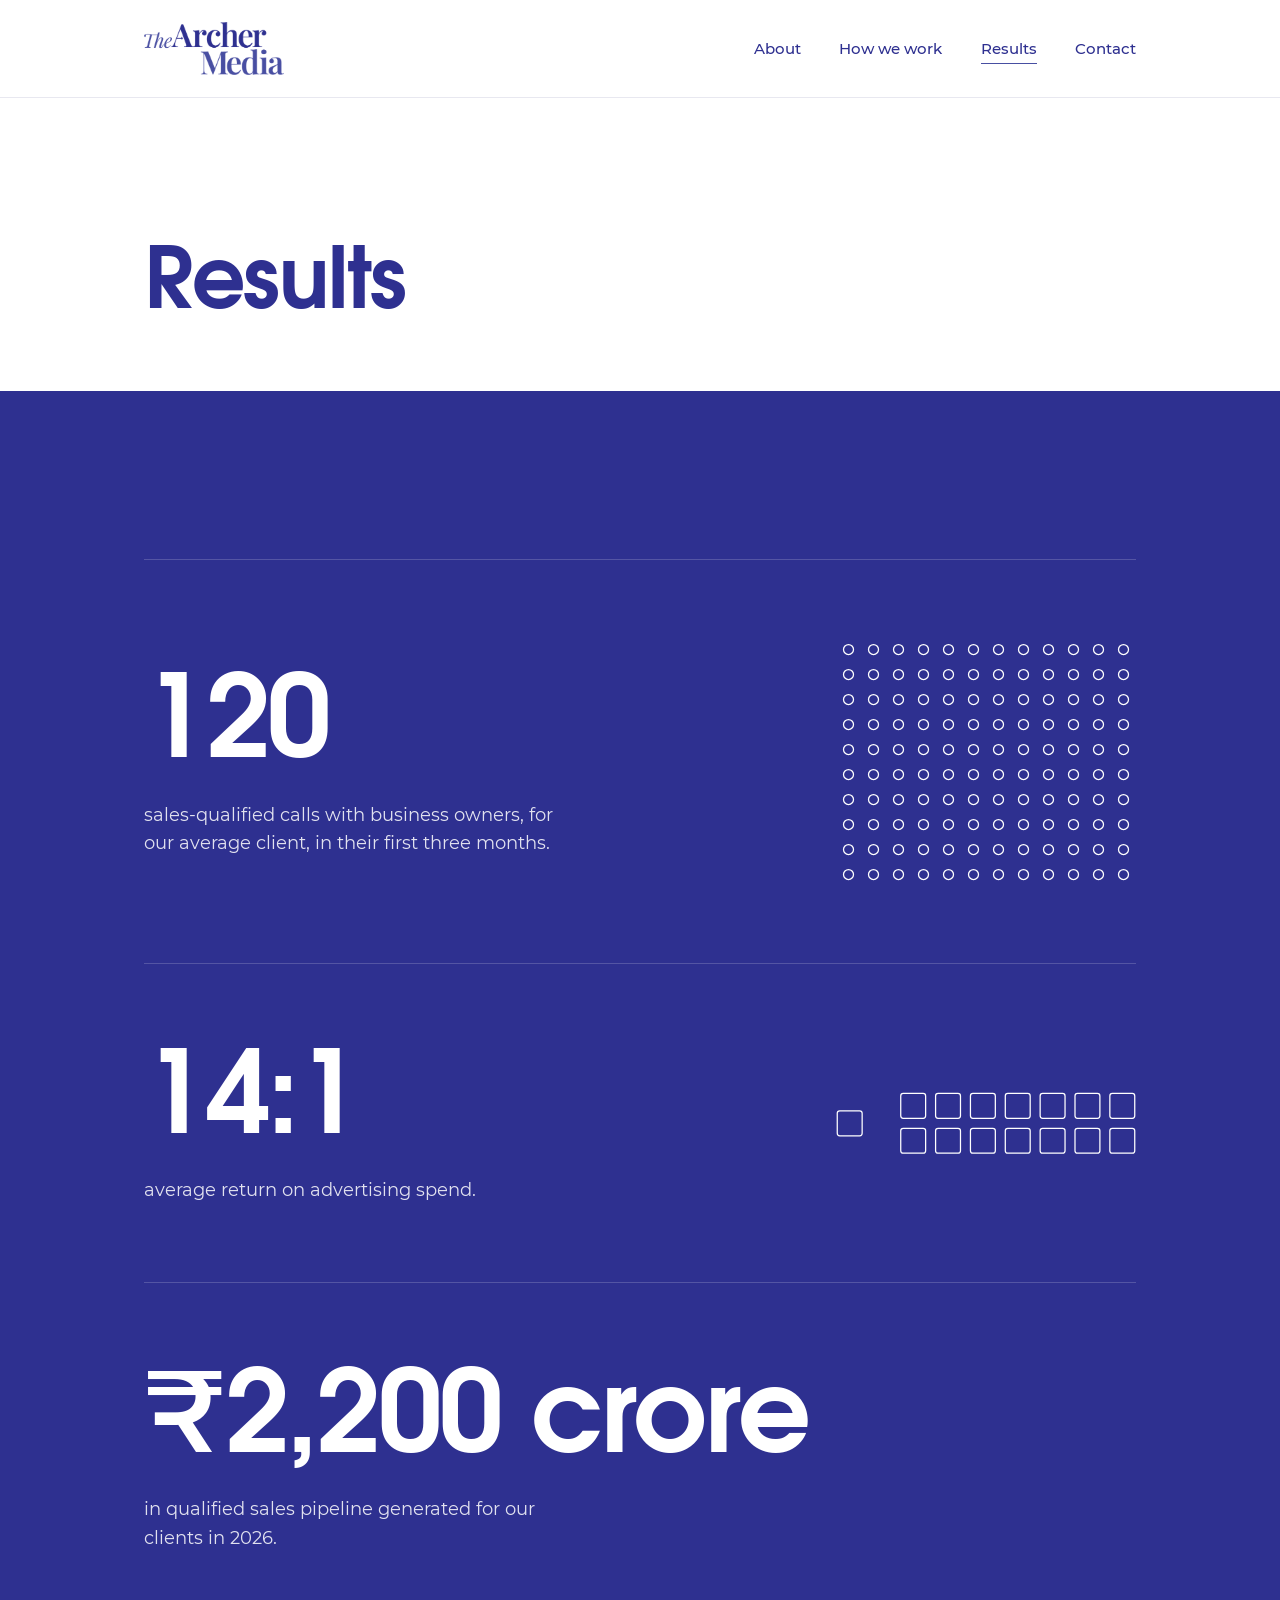
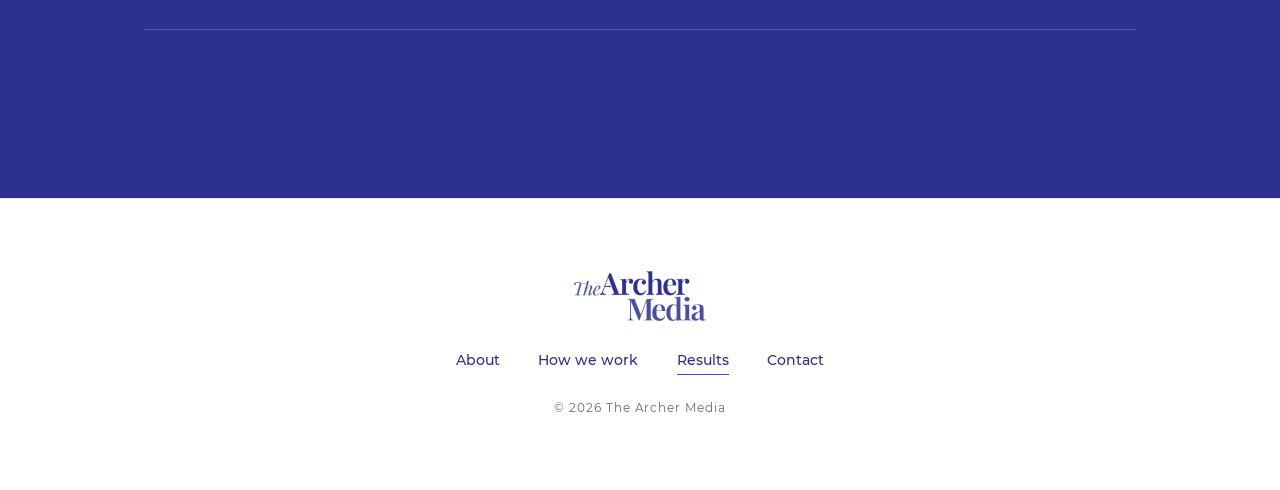
<file: site/results/index.html>
<!doctype html>
<html lang="en-IN">
<head>
  <meta charset="utf-8">
  <meta name="viewport" content="width=device-width, initial-scale=1">
  <title>Results · The Archer Media</title>
  <meta name="description" content="We help B2B technology companies add ₹10–30 crore in new revenue within twelve months.">
  <link rel="preload" href="../fonts/Evolventa-Bold.woff" as="font" type="font/woff" crossorigin>
  <link rel="preload" href="../fonts/Montserrat-Regular.woff2" as="font" type="font/woff2" crossorigin>
  <link rel="stylesheet" href="../styles.css?v=2">
  <script>document.documentElement.classList.add('js');</script>
</head>
<body>

  <header class="site-header">
    <div class="container site-header__inner">
      <a class="site-header__logo" href="../"><img src="../assets/logo.png" alt="The Archer Media" width="400" height="151"></a>
      <nav aria-label="Main">
        <ul class="nav">
        <li><a href="../about/">About</a></li>
        <li><a href="../how-we-work/">How we work</a></li>
        <li><a href="../results/" aria-current="page">Results</a></li>
        <li><a href="../contact/">Contact</a></li>
        </ul>
      </nav>
    </div>
  </header>

  <main>
    <section class="page-hero">
      <div class="container reveal">
        <h1 class="page-hero__title">Results</h1>
      </div>
    </section>

    <section class="section section--indigo">
      <div class="container">
                <div class="record">
          <div class="figure reveal">
            <div class="figure__text">
              <p class="figure__number">120</p>
              <p class="figure__label">sales-qualified calls with business owners, for our average client, in their first three months.</p>
            </div>
            <svg class="figure__picto picto-grid" viewBox="0 0 240 200" role="img" aria-label="120 marks, one for each call."><circle cx="10" cy="10" r="4"/><circle cx="30" cy="10" r="4"/><circle cx="50" cy="10" r="4"/><circle cx="70" cy="10" r="4"/><circle cx="90" cy="10" r="4"/><circle cx="110" cy="10" r="4"/><circle cx="130" cy="10" r="4"/><circle cx="150" cy="10" r="4"/><circle cx="170" cy="10" r="4"/><circle cx="190" cy="10" r="4"/><circle cx="210" cy="10" r="4"/><circle cx="230" cy="10" r="4"/><circle cx="10" cy="30" r="4"/><circle cx="30" cy="30" r="4"/><circle cx="50" cy="30" r="4"/><circle cx="70" cy="30" r="4"/><circle cx="90" cy="30" r="4"/><circle cx="110" cy="30" r="4"/><circle cx="130" cy="30" r="4"/><circle cx="150" cy="30" r="4"/><circle cx="170" cy="30" r="4"/><circle cx="190" cy="30" r="4"/><circle cx="210" cy="30" r="4"/><circle cx="230" cy="30" r="4"/><circle cx="10" cy="50" r="4"/><circle cx="30" cy="50" r="4"/><circle cx="50" cy="50" r="4"/><circle cx="70" cy="50" r="4"/><circle cx="90" cy="50" r="4"/><circle cx="110" cy="50" r="4"/><circle cx="130" cy="50" r="4"/><circle cx="150" cy="50" r="4"/><circle cx="170" cy="50" r="4"/><circle cx="190" cy="50" r="4"/><circle cx="210" cy="50" r="4"/><circle cx="230" cy="50" r="4"/><circle cx="10" cy="70" r="4"/><circle cx="30" cy="70" r="4"/><circle cx="50" cy="70" r="4"/><circle cx="70" cy="70" r="4"/><circle cx="90" cy="70" r="4"/><circle cx="110" cy="70" r="4"/><circle cx="130" cy="70" r="4"/><circle cx="150" cy="70" r="4"/><circle cx="170" cy="70" r="4"/><circle cx="190" cy="70" r="4"/><circle cx="210" cy="70" r="4"/><circle cx="230" cy="70" r="4"/><circle cx="10" cy="90" r="4"/><circle cx="30" cy="90" r="4"/><circle cx="50" cy="90" r="4"/><circle cx="70" cy="90" r="4"/><circle cx="90" cy="90" r="4"/><circle cx="110" cy="90" r="4"/><circle cx="130" cy="90" r="4"/><circle cx="150" cy="90" r="4"/><circle cx="170" cy="90" r="4"/><circle cx="190" cy="90" r="4"/><circle cx="210" cy="90" r="4"/><circle cx="230" cy="90" r="4"/><circle cx="10" cy="110" r="4"/><circle cx="30" cy="110" r="4"/><circle cx="50" cy="110" r="4"/><circle cx="70" cy="110" r="4"/><circle cx="90" cy="110" r="4"/><circle cx="110" cy="110" r="4"/><circle cx="130" cy="110" r="4"/><circle cx="150" cy="110" r="4"/><circle cx="170" cy="110" r="4"/><circle cx="190" cy="110" r="4"/><circle cx="210" cy="110" r="4"/><circle cx="230" cy="110" r="4"/><circle cx="10" cy="130" r="4"/><circle cx="30" cy="130" r="4"/><circle cx="50" cy="130" r="4"/><circle cx="70" cy="130" r="4"/><circle cx="90" cy="130" r="4"/><circle cx="110" cy="130" r="4"/><circle cx="130" cy="130" r="4"/><circle cx="150" cy="130" r="4"/><circle cx="170" cy="130" r="4"/><circle cx="190" cy="130" r="4"/><circle cx="210" cy="130" r="4"/><circle cx="230" cy="130" r="4"/><circle cx="10" cy="150" r="4"/><circle cx="30" cy="150" r="4"/><circle cx="50" cy="150" r="4"/><circle cx="70" cy="150" r="4"/><circle cx="90" cy="150" r="4"/><circle cx="110" cy="150" r="4"/><circle cx="130" cy="150" r="4"/><circle cx="150" cy="150" r="4"/><circle cx="170" cy="150" r="4"/><circle cx="190" cy="150" r="4"/><circle cx="210" cy="150" r="4"/><circle cx="230" cy="150" r="4"/><circle cx="10" cy="170" r="4"/><circle cx="30" cy="170" r="4"/><circle cx="50" cy="170" r="4"/><circle cx="70" cy="170" r="4"/><circle cx="90" cy="170" r="4"/><circle cx="110" cy="170" r="4"/><circle cx="130" cy="170" r="4"/><circle cx="150" cy="170" r="4"/><circle cx="170" cy="170" r="4"/><circle cx="190" cy="170" r="4"/><circle cx="210" cy="170" r="4"/><circle cx="230" cy="170" r="4"/><circle cx="10" cy="190" r="4"/><circle cx="30" cy="190" r="4"/><circle cx="50" cy="190" r="4"/><circle cx="70" cy="190" r="4"/><circle cx="90" cy="190" r="4"/><circle cx="110" cy="190" r="4"/><circle cx="130" cy="190" r="4"/><circle cx="150" cy="190" r="4"/><circle cx="170" cy="190" r="4"/><circle cx="190" cy="190" r="4"/><circle cx="210" cy="190" r="4"/><circle cx="230" cy="190" r="4"/></svg>
          </div>

          <div class="figure reveal">
            <div class="figure__text">
              <p class="figure__number">14:1</p>
              <p class="figure__label">average return on advertising spend.</p>
            </div>
            <svg class="figure__picto picto-ratio" viewBox="0 0 241 68" role="img" aria-label="One square beside fourteen squares of the same size."><rect x="1" y="24" width="20" height="20" rx="2"/><rect x="52" y="10" width="20" height="20" rx="2"/><rect x="80" y="10" width="20" height="20" rx="2"/><rect x="108" y="10" width="20" height="20" rx="2"/><rect x="136" y="10" width="20" height="20" rx="2"/><rect x="164" y="10" width="20" height="20" rx="2"/><rect x="192" y="10" width="20" height="20" rx="2"/><rect x="220" y="10" width="20" height="20" rx="2"/><rect x="52" y="38" width="20" height="20" rx="2"/><rect x="80" y="38" width="20" height="20" rx="2"/><rect x="108" y="38" width="20" height="20" rx="2"/><rect x="136" y="38" width="20" height="20" rx="2"/><rect x="164" y="38" width="20" height="20" rx="2"/><rect x="192" y="38" width="20" height="20" rx="2"/><rect x="220" y="38" width="20" height="20" rx="2"/></svg>
          </div>

          <div class="figure figure--solo reveal">
            <div class="figure__text">
              <p class="figure__number">₹2,200&nbsp;crore</p>
              <p class="figure__label">in qualified sales pipeline generated for our clients in 2026.</p>
            </div>
          </div>
        </div>
      </div>
    </section>

  </main>

  <footer class="footer">
    <img src="../assets/logo.png" alt="The Archer Media" width="400" height="151" class="footer__logo">
    <ul class="nav nav--footer">
        <li><a href="../about/">About</a></li>
        <li><a href="../how-we-work/">How we work</a></li>
        <li><a href="../results/" aria-current="page">Results</a></li>
        <li><a href="../contact/">Contact</a></li>
    </ul>
    <p class="footer__note">© 2026 The Archer Media</p>
  </footer>

  <script src="../script.js?v=2"></script>
</body>
</html>
</file>
<file: site/styles.css>
/* The Archer Media
   Brand system: Evolventa headings, Montserrat body, indigo and white. */

@font-face {
  font-family: 'Evolventa';
  src: url('fonts/Evolventa-Regular.woff') format('woff');
  font-weight: 400;
  font-style: normal;
  font-display: swap;
}
@font-face {
  font-family: 'Evolventa';
  src: url('fonts/Evolventa-Bold.woff') format('woff');
  font-weight: 700;
  font-style: normal;
  font-display: swap;
}
@font-face {
  font-family: 'Montserrat';
  src: url('fonts/Montserrat-Regular.woff2') format('woff2');
  font-weight: 400;
  font-style: normal;
  font-display: swap;
}
@font-face {
  font-family: 'Montserrat';
  src: url('fonts/Montserrat-Medium.woff2') format('woff2');
  font-weight: 500;
  font-style: normal;
  font-display: swap;
}
@font-face {
  font-family: 'Montserrat';
  src: url('fonts/Montserrat-SemiBold.woff2') format('woff2');
  font-weight: 600;
  font-style: normal;
  font-display: swap;
}

:root {
  --archer-indigo: #2E3090;
  --archer-periwinkle: #484FA2;
  --archer-tint: #E8E8F0;
  --archer-white: #FFFFFF;
  --archer-black: #000000;
  --archer-ink: #161616;
  --archer-gradient: linear-gradient(180deg, rgba(46,48,144,0.20) 0%, rgba(46,48,144,0) 100%);

  /* Montserrat is listed after Evolventa so glyphs Evolventa lacks (such as ₹) fall back to it. */
  --font-heading: 'Evolventa', 'Montserrat', Arial, sans-serif;
  --font-body: 'Montserrat', Arial, sans-serif;

  --gutter: clamp(20px, 5vw, 64px);
  --section-space: clamp(96px, 14vw, 168px);
  --measure: 62ch;
  --stroke: 1.5;
}

*,
*::before,
*::after { box-sizing: border-box; }

html { -webkit-text-size-adjust: 100%; }

body {
  margin: 0;
  background: var(--archer-white);
  color: var(--archer-ink);
  font-family: var(--font-body);
  font-weight: 400;
  font-size: 1.0625rem;
  line-height: 1.7;
  -webkit-font-smoothing: antialiased;
  -moz-osx-font-smoothing: grayscale;
  text-rendering: optimizeLegibility;
}

img, svg { display: block; max-width: 100%; }

h1, h2, h3, h4 {
  font-family: var(--font-heading);
  color: var(--archer-indigo);
  margin: 0;
}

p { margin: 0; }

a { color: inherit; }

::selection { background: var(--archer-indigo); color: var(--archer-white); }

/* Layout */

.container {
  width: 100%;
  max-width: 1120px;
  margin: 0 auto;
  padding: 0 var(--gutter);
}

.section { padding: var(--section-space) 0; }
.section--tint { background: var(--archer-tint); }
.section--indigo { background: var(--archer-indigo); color: var(--archer-white); }

.eyebrow {
  font-family: var(--font-body);
  font-weight: 600;
  font-size: 0.75rem;
  letter-spacing: 0.22em;
  text-transform: uppercase;
  color: var(--archer-periwinkle);
  margin-bottom: clamp(32px, 4vw, 48px);
}
.eyebrow--light { color: rgba(255,255,255,0.72); }

/* 0. Threshold */

.threshold {
  position: relative;
  min-height: 100vh;
  min-height: 100svh;
  display: flex;
  align-items: center;
  justify-content: center;
  padding: var(--gutter);
}
.threshold__mark { margin: 0; }
.threshold__mark img {
  width: clamp(200px, 26vw, 300px);
  height: auto;
}
.threshold__cue {
  position: absolute;
  left: 50%;
  bottom: 40px;
  width: 1px;
  height: 56px;
  background: linear-gradient(180deg, rgba(46,48,144,0) 0%, var(--archer-indigo) 100%);
  opacity: 0.5;
}

/* 1. The house */

.section--house {
  min-height: 100vh;
  min-height: 100svh;
  display: flex;
  align-items: center;
}
.statement {
  font-weight: 700;
  font-size: clamp(2.1rem, 5.2vw, 4.4rem);
  line-height: 1.12;
  letter-spacing: -0.01em;
  max-width: 20ch;
}
.commitment {
  margin-top: clamp(40px, 6vw, 72px);
  font-family: var(--font-heading);
  font-weight: 400;
  font-size: clamp(1.35rem, 2.4vw, 2rem);
  line-height: 1.3;
  color: var(--archer-periwinkle);
}

/* 2. The roots */

.prose { max-width: var(--measure); }
.prose p {
  font-size: clamp(1.0625rem, 1.4vw, 1.25rem);
  line-height: 1.75;
}
.prose p + p { margin-top: 1.4em; }

/* 3. The code */

.code {
  list-style: none;
  margin: 0;
  padding: 0;
  max-width: 880px;
}
.code li {
  display: grid;
  grid-template-columns: clamp(56px, 8vw, 96px) 1fr;
  align-items: baseline;
  gap: 0 clamp(16px, 3vw, 32px);
  padding: clamp(28px, 3.5vw, 40px) 0;
  border-top: 1px solid var(--archer-tint);
}
.code li:last-child { border-bottom: 1px solid var(--archer-tint); }
.code__num {
  font-family: var(--font-heading);
  font-weight: 700;
  font-size: clamp(2.25rem, 4vw, 3.25rem);
  line-height: 1;
  color: var(--archer-indigo);
}
.code p {
  font-size: clamp(1.0625rem, 1.5vw, 1.3rem);
  line-height: 1.6;
  max-width: 44ch;
}

/* Line drawings (shared style) */

.drawing {
  fill: none;
  stroke: var(--archer-indigo);
  stroke-width: var(--stroke);
  stroke-linecap: round;
  stroke-linejoin: round;
  vector-effect: non-scaling-stroke;
}
.drawing * { vector-effect: non-scaling-stroke; }
.drawing__dot { fill: var(--archer-indigo); stroke: none; }
.drawing__loop { stroke-dasharray: 2 7; }
.drawing text {
  fill: var(--archer-indigo);
  stroke: none;
  font-family: var(--font-body);
  font-weight: 600;
  font-size: 15px;
  letter-spacing: 0.16em;
  text-transform: uppercase;
  text-anchor: middle;
}
.drawing text.left { text-anchor: start; }

/* 4. The work */

.stages {
  list-style: none;
  margin: 0;
  padding: 0;
}
.stage {
  display: grid;
  grid-template-columns: minmax(140px, 220px) 1fr;
  gap: clamp(28px, 6vw, 96px);
  align-items: center;
  padding: clamp(40px, 5vw, 64px) 0;
  border-top: 1px solid var(--archer-tint);
}
.stage .drawing { width: 100%; height: auto; }
.stage__text h3 {
  font-weight: 700;
  font-size: clamp(1.6rem, 2.6vw, 2.25rem);
  line-height: 1.15;
  margin-bottom: 16px;
}
.stage__num { color: var(--archer-periwinkle); font-weight: 400; }
.stage__text p {
  max-width: 52ch;
  font-size: clamp(1.0625rem, 1.3vw, 1.175rem);
}

.mechanism {
  margin-top: clamp(72px, 10vw, 128px);
  padding: clamp(48px, 7vw, 88px) clamp(16px, 4vw, 56px);
  background: var(--archer-gradient);
  border-radius: 16px;
}
.mechanism svg { width: 100%; height: auto; margin: 0 auto; }
.mechanism__narrow { display: none; max-width: 320px; }

.after {
  margin-top: clamp(72px, 10vw, 128px);
  max-width: var(--measure);
}
.after h3 {
  font-weight: 700;
  font-size: clamp(1.6rem, 2.6vw, 2.25rem);
  line-height: 1.15;
  margin-bottom: 16px;
}
.after p { font-size: clamp(1.0625rem, 1.3vw, 1.175rem); }

/* 5. The record */

.record { display: grid; gap: 0; }
.figure {
  display: grid;
  grid-template-columns: 1fr minmax(200px, 300px);
  gap: clamp(32px, 6vw, 96px);
  align-items: center;
  padding: clamp(48px, 6vw, 80px) 0;
  border-top: 1px solid rgba(255,255,255,0.18);
}
.figure:last-child { border-bottom: 1px solid rgba(255,255,255,0.18); }
.figure--solo { grid-template-columns: 1fr; }
.figure__number {
  font-family: var(--font-heading);
  font-weight: 700;
  font-size: clamp(3.5rem, 9vw, 7.5rem);
  line-height: 1;
  letter-spacing: -0.02em;
  color: var(--archer-white);
}
.figure__label {
  margin-top: 20px;
  max-width: 36ch;
  font-size: clamp(1.0625rem, 1.4vw, 1.25rem);
  line-height: 1.6;
  color: rgba(255,255,255,0.86);
}
.figure__picto {
  width: 100%;
  height: auto;
  fill: none;
  stroke: var(--archer-white);
  stroke-width: 1.25;
  vector-effect: non-scaling-stroke;
}
.figure__picto * { vector-effect: non-scaling-stroke; }

/* 6. Contact */

.section--contact { padding-bottom: clamp(72px, 9vw, 112px); }
.email {
  font-family: var(--font-heading);
  font-weight: 700;
  font-size: clamp(1.6rem, 4.4vw, 3.5rem);
  line-height: 1.15;
  overflow-wrap: anywhere;
}
.email a {
  color: var(--archer-indigo);
  text-decoration: none;
  background-image: linear-gradient(var(--archer-periwinkle), var(--archer-periwinkle));
  background-size: 0% 1px;
  background-position: 0 100%;
  background-repeat: no-repeat;
  transition: background-size 600ms ease, color 300ms ease;
}
.email a:hover,
.email a:focus-visible { color: var(--archer-periwinkle); background-size: 100% 1px; }
.email a:focus-visible { outline: 2px solid var(--archer-periwinkle); outline-offset: 6px; border-radius: 4px; }

.footer {
  padding: clamp(40px, 6vw, 72px) var(--gutter) clamp(48px, 6vw, 72px);
  display: flex;
  flex-direction: column;
  align-items: center;
  gap: 24px;
  border-top: 1px solid var(--archer-tint);
}
.footer__logo { width: 132px; height: auto; }
.footer__note {
  font-size: 0.75rem;
  letter-spacing: 0.08em;
  color: #6b6b7a;
}

/* Reveal: a slow fade as each part comes into view. Content stays visible without JavaScript. */

.js .reveal {
  opacity: 0;
  transform: translateY(14px);
  transition: opacity 1200ms ease, transform 1200ms ease;
}
.js .reveal.is-visible { opacity: 1; transform: none; }

@media (prefers-reduced-motion: reduce) {
  .js .reveal { opacity: 1; transform: none; transition: none; }
  .email a { transition: none; }
}

/* Narrow screens */

@media (max-width: 760px) {
  .stage { grid-template-columns: 1fr; gap: 24px; }
  .stage .drawing { max-width: 180px; }
  .mechanism__wide { display: none; }
  .mechanism__narrow { display: block; }
  .figure { grid-template-columns: 1fr; gap: 36px; }
  .figure__picto { max-width: 280px; }
}

.nowrap { white-space: nowrap; }

/* Site header and navigation */

.site-header {
  border-bottom: 1px solid var(--archer-tint);
  background: var(--archer-white);
}
.site-header__inner {
  display: flex;
  flex-wrap: wrap;
  align-items: center;
  justify-content: space-between;
  gap: 16px 40px;
  padding-top: 22px;
  padding-bottom: 22px;
}
.site-header__logo { display: block; }
.site-header__logo img { width: clamp(112px, 12vw, 140px); height: auto; }

.nav {
  list-style: none;
  margin: 0;
  padding: 0;
  display: flex;
  flex-wrap: wrap;
  gap: 8px clamp(20px, 3vw, 40px);
}
.nav a {
  font-family: var(--font-body);
  font-weight: 500;
  font-size: 0.9375rem;
  color: var(--archer-indigo);
  text-decoration: none;
  padding: 6px 0;
  background-image: linear-gradient(var(--archer-periwinkle), var(--archer-periwinkle));
  background-size: 0% 1px;
  background-position: 0 100%;
  background-repeat: no-repeat;
  transition: background-size 400ms ease, color 300ms ease;
}
.nav a:hover,
.nav a:focus-visible { color: var(--archer-periwinkle); background-size: 100% 1px; }
.nav a[aria-current="page"] { background-size: 100% 1px; }
.nav a:focus-visible { outline: 2px solid var(--archer-periwinkle); outline-offset: 4px; border-radius: 2px; }

.nav--footer { justify-content: center; }
.nav--footer a { font-size: 0.875rem; }

/* Page titles on inner pages */

.page-hero { padding: clamp(80px, 11vw, 144px) 0 clamp(40px, 5vw, 64px); }
.page-hero__title {
  font-weight: 700;
  font-size: clamp(2.6rem, 7vw, 5.25rem);
  line-height: 1.05;
  letter-spacing: -0.015em;
}
.section--flush { padding-top: 0; }
.section--work.section--flush .stages .stage:first-child { border-top: 1px solid var(--archer-tint); }

/* Home */

.section--home { min-height: auto; padding-top: clamp(96px, 14vw, 176px); padding-bottom: clamp(96px, 14vw, 176px); }
.section--home .statement { font-size: clamp(2.3rem, 5.6vw, 4.75rem); }

.summary {
  display: grid;
  grid-template-columns: repeat(3, minmax(0, 1fr));
  gap: clamp(32px, 5vw, 64px);
}
.summary__item { padding-top: 28px; border-top: 1px solid rgba(255,255,255,0.18); min-width: 0; }
.summary__number {
  font-family: var(--font-heading);
  font-weight: 700;
  font-size: clamp(2.25rem, 3.4vw, 3.5rem);
  line-height: 1.05;
  color: var(--archer-white);
}
.summary__label {
  margin-top: 16px;
  font-size: 1rem;
  line-height: 1.6;
  color: rgba(255,255,255,0.86);
}

.teaser {
  list-style: none;
  margin: 0;
  padding: 0;
  display: grid;
  grid-template-columns: repeat(4, minmax(0, 1fr));
  gap: clamp(24px, 4vw, 48px);
}
.teaser__item { padding-top: 28px; border-top: 1px solid var(--archer-tint); min-width: 0; }
.teaser__item .drawing { width: 100%; max-width: 160px; height: auto; }
.teaser__name {
  margin-top: 20px;
  font-family: var(--font-heading);
  font-weight: 700;
  font-size: 1.375rem;
  color: var(--archer-indigo);
}

.more { margin-top: clamp(40px, 5vw, 56px); }
.more a {
  font-weight: 600;
  font-size: 0.9375rem;
  color: var(--archer-indigo);
  text-decoration: none;
  border-bottom: 1px solid currentColor;
  padding-bottom: 4px;
}
.more a::after { content: " \2192"; }
.more a:hover { color: var(--archer-periwinkle); }
.more--light a { color: var(--archer-white); }
.more--light a:hover { color: var(--archer-tint); }
.more a:focus-visible { outline: 2px solid currentColor; outline-offset: 6px; border-radius: 2px; }

.section--contact-band { padding: clamp(72px, 9vw, 112px) 0; }

@media (max-width: 900px) {
  .teaser { grid-template-columns: repeat(2, minmax(0, 1fr)); }
}
@media (max-width: 760px) {
  .summary { grid-template-columns: 1fr; }
}
</file>
